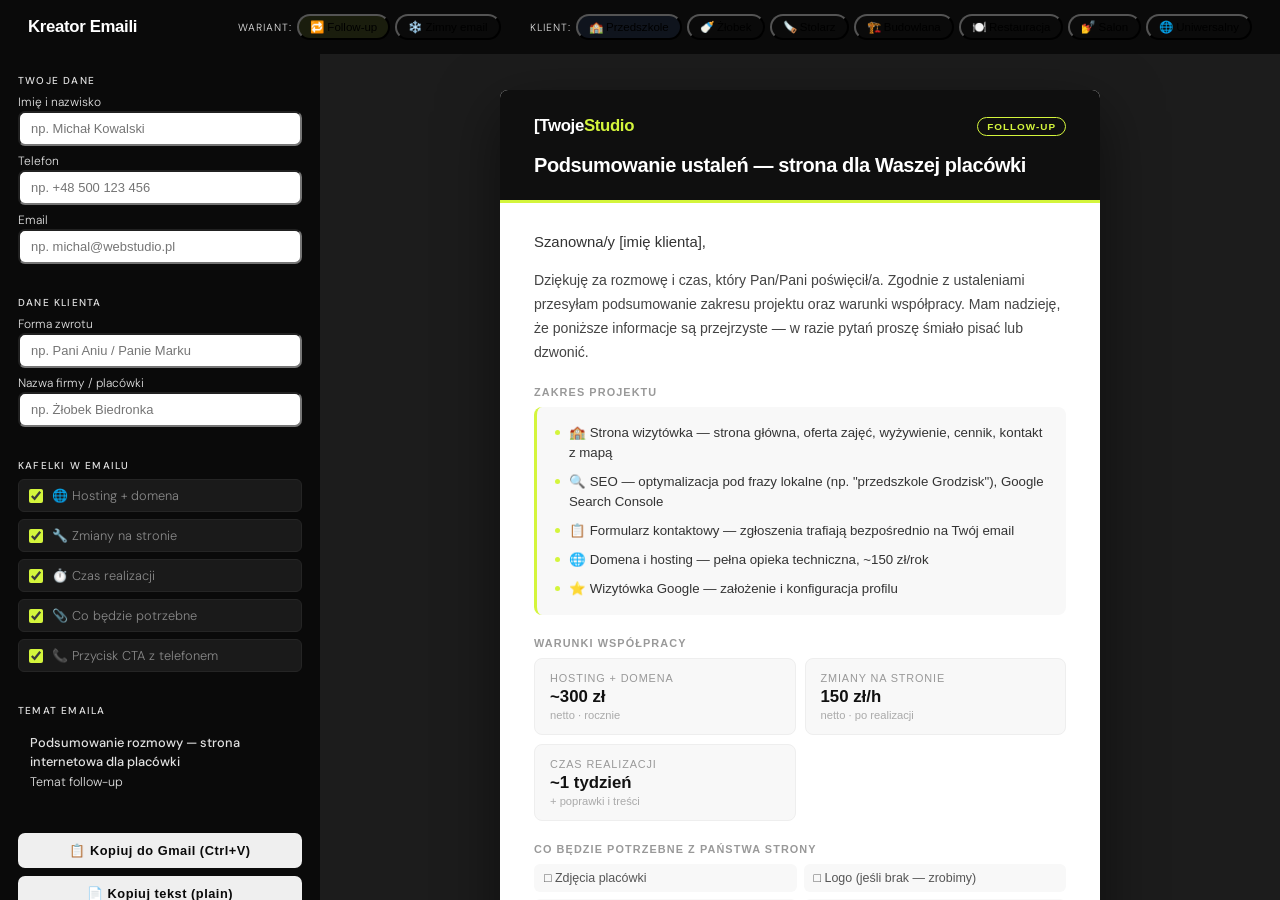
<file: index.html>
<!DOCTYPE html>

<html lang="pl">
<head>
<meta charset="UTF-8">
<meta name="viewport" content="width=device-width, initial-scale=1.0">
<title>Kreator Emaili</title>
<link href="https://fonts.googleapis.com/css2?family=Syne:wght@400;600;700;800&family=DM+Sans:ital,opsz,wght@0,9..40,300;0,9..40,400;0,9..40,500;1,9..40,300&display=swap" rel="stylesheet">
<style>
:root {
  --bg: #0a0a0a; --bg2: #131313; --bg3: #1a1a1a;
  --border: #252525; --accent: #d4f53c; --accent2: #4f8ef7;
  --text: #e2e2e2; --muted: #555; --muted2: #888;
}
*, *::before, *::after { box-sizing: border-box; margin: 0; padding: 0; }
html, body { height: 100%; }
body { background: var(--bg); color: var(--text); font-family: 'DM Sans', sans-serif; font-weight: 300; display: flex; flex-direction: column; min-height: 100vh; }

.topbar { display: flex; align-items: center; justify-content: space-between; padding: 14px 28px; border-bottom: 1px solid var(–border); background: var(–bg); position: sticky; top: 0; z-index: 200; flex-wrap: wrap; gap: 10px; }
.topbar-title { font-family: ‘Syne’, sans-serif; font-weight: 800; font-size: 1.05rem; color: #fff; letter-spacing: -0.02em; white-space: nowrap; }
.topbar-title span { color: var(–accent); }
.topbar-controls { display: flex; gap: 10px; align-items: center; flex-wrap: wrap; }
.pill-group { display: flex; gap: 5px; flex-wrap: wrap; align-items: center; }
.filter-label { font-size: 0.65rem; text-transform: uppercase; letter-spacing: 0.1em; color: var(–muted); white-space: nowrap; }
.pill { font-family: ‘DM Sans’, sans-serif; font-size: 0.72rem; font-weight: 500; padding: 4px 11px; border-radius: 20px; border: 1px solid var(–border); background: transparent; color: var(–muted2); cursor: pointer; transition: all 0.15s; white-space: nowrap; }
.pill:hover { border-color: #3a3a3a; color: var(–text); }
.pill.active { border-color: var(–accent); color: var(–accent); background: rgba(212,245,60,0.08); }
.pill.active-blue { border-color: var(–accent2); color: var(–accent2); background: rgba(79,142,247,0.08); }
.sep { width: 1px; height: 22px; background: var(–border); margin: 0 4px; flex-shrink: 0; }

.layout { display: grid; grid-template-columns: 320px 1fr; flex: 1; min-height: 0; }
.sidebar { border-right: 1px solid var(–border); overflow-y: auto; padding: 20px 18px; display: flex; flex-direction: column; gap: 16px; }
.sidebar-section-title { font-size: 0.63rem; text-transform: uppercase; letter-spacing: 0.12em; color: var(–muted); margin-bottom: 7px; font-weight: 500; }
.field-group { display: flex; flex-direction: column; gap: 7px; }
.field-label { font-size: 0.75rem; color: var(–muted2); margin-bottom: 1px; }
.field-input { background: var(–bg3); border: 1px solid var(–border); border-radius: 7px; padding: 8px 11px; font-family: ‘DM Sans’, sans-serif; font-size: 0.81rem; color: var(–text); width: 100%; transition: border-color 0.15s; }
.field-input:focus { outline: none; border-color: var(–accent); }
.field-input::placeholder { color: var(–muted); }
.divider-line { border: none; border-top: 1px solid var(–border); }
.copy-btn { width: 100%; padding: 10px; background: var(–accent); border: none; border-radius: 7px; font-family: ‘Syne’, sans-serif; font-weight: 700; font-size: 0.8rem; color: #0a0a0a; cursor: pointer; transition: opacity 0.15s, transform 0.1s; letter-spacing: 0.04em; }
.copy-btn:hover { opacity: 0.88; }
.copy-btn:active { transform: scale(0.98); }
.copy-btn.copied { background: #3ecf8e; }
.copy-btn-secondary { background: var(–bg3); color: var(–text); border: 1px solid var(–border); margin-top: -8px; }
.subject-preview { background: var(–bg3); border: 1px solid var(–border); border-radius: 7px; padding: 9px 12px; font-size: 0.78rem; color: var(–muted2); line-height: 1.5; }
.subject-preview strong { color: var(–text); font-weight: 500; display: block; margin-bottom: 2px; font-size: 0.8rem; }

.preview-area { background: #1c1c1c; overflow-y: auto; display: flex; align-items: flex-start; justify-content: center; padding: 36px 20px; }
.email-frame { width: 100%; max-width: 600px; background: #fff; border-radius: 8px; overflow: hidden; box-shadow: 0 20px 60px rgba(0,0,0,0.5); }

/* EMAIL STYLES */
.em-header { background: #0f0f0f; padding: 26px 34px 22px; border-bottom: 3px solid #d4f53c; }
.em-header-top { display: flex; align-items: center; justify-content: space-between; margin-bottom: 16px; }
.em-logo { font-family: ‘Syne’, sans-serif; font-weight: 800; font-size: 1.05rem; color: #fff; letter-spacing: -0.02em; }
.em-logo span { color: #d4f53c; }
.em-badge { font-size: 0.62rem; font-family: ‘DM Sans’, sans-serif; font-weight: 600; text-transform: uppercase; letter-spacing: 0.1em; padding: 3px 9px; border-radius: 20px; border: 1px solid; }
.em-badge.follow { border-color: #d4f53c; color: #d4f53c; }
.em-badge.cold { border-color: #4f8ef7; color: #4f8ef7; }
.em-headline { color: #fff; font-family: ‘Syne’, sans-serif; font-weight: 700; font-size: 1.25rem; line-height: 1.3; letter-spacing: -0.02em; }
.em-sub { color: #888; font-family: ‘DM Sans’, sans-serif; font-size: 0.78rem; margin-top: 5px; font-weight: 300; }
.em-body { padding: 28px 34px; background: #fff; }
.em-greeting { font-size: 0.93rem; color: #333; margin-bottom: 14px; line-height: 1.6; font-family: ‘DM Sans’, sans-serif; }
.em-intro { font-size: 0.88rem; color: #444; line-height: 1.7; margin-bottom: 22px; font-family: ‘DM Sans’, sans-serif; }
.em-section-title { font-family: ‘Syne’, sans-serif; font-weight: 700; font-size: 0.68rem; text-transform: uppercase; letter-spacing: 0.1em; color: #999; margin-bottom: 9px; }
.em-scope { background: #f8f8f8; border-radius: 8px; padding: 16px 18px; margin-bottom: 22px; border-left: 3px solid #d4f53c; }
.em-scope-item { display: flex; align-items: flex-start; gap: 9px; margin-bottom: 9px; font-size: 0.83rem; color: #333; font-family: ‘DM Sans’, sans-serif; line-height: 1.5; }
.em-scope-item:last-child { margin-bottom: 0; }
.em-scope-dot { width: 5px; height: 5px; background: #d4f53c; border-radius: 50%; flex-shrink: 0; margin-top: 7px; }
.em-pricing { display: grid; grid-template-columns: 1fr 1fr; gap: 9px; margin-bottom: 22px; }
.em-price-card { background: #f8f8f8; border-radius: 8px; padding: 13px 15px; border: 1px solid #eee; }
.em-price-label { font-size: 0.68rem; text-transform: uppercase; letter-spacing: 0.08em; color: #999; font-family: ‘DM Sans’, sans-serif; margin-bottom: 3px; }
.em-price-value { font-family: ‘Syne’, sans-serif; font-weight: 700; font-size: 1.05rem; color: #111; }
.em-price-note { font-size: 0.7rem; color: #aaa; font-family: ‘DM Sans’, sans-serif; margin-top: 2px; }
.em-cta-box { background: #0f0f0f; border-radius: 8px; padding: 18px 22px; margin-bottom: 22px; display: flex; align-items: center; justify-content: space-between; gap: 14px; flex-wrap: wrap; }
.em-cta-text { font-size: 0.85rem; color: #ccc; font-family: ‘DM Sans’, sans-serif; line-height: 1.5; flex: 1; }
.em-cta-text strong { color: #fff; }
.em-cta-btn { background: #d4f53c; color: #0a0a0a; font-family: ‘Syne’, sans-serif; font-weight: 700; font-size: 0.73rem; padding: 9px 18px; border-radius: 6px; text-decoration: none; white-space: nowrap; letter-spacing: 0.04em; display: inline-block; }
.em-needed { margin-bottom: 22px; }
.em-needed-grid { display: grid; grid-template-columns: 1fr 1fr; gap: 7px; }
.em-needed-item { display: flex; align-items: center; gap: 7px; font-size: 0.78rem; color: #555; font-family: ‘DM Sans’, sans-serif; background: #f8f8f8; border-radius: 6px; padding: 7px 10px; }
.em-closing { font-size: 0.86rem; color: #555; line-height: 1.7; margin-bottom: 18px; font-family: ‘DM Sans’, sans-serif; }
.em-sig { border-top: 1px solid #eee; padding-top: 16px; display: flex; align-items: center; gap: 13px; }
.em-sig-avatar { width: 40px; height: 40px; border-radius: 50%; background: #0f0f0f; display: flex; align-items: center; justify-content: center; font-family: ‘Syne’, sans-serif; font-weight: 800; font-size: 0.85rem; color: #d4f53c; flex-shrink: 0; }
.em-sig-name { font-family: ‘Syne’, sans-serif; font-weight: 700; font-size: 0.85rem; color: #111; }
.em-sig-role { font-size: 0.73rem; color: #999; font-family: ‘DM Sans’, sans-serif; margin-top: 1px; }
.em-sig-contact { font-size: 0.7rem; color: #aaa; font-family: ‘DM Sans’, sans-serif; margin-top: 2px; }
.em-footer { background: #f5f5f5; padding: 13px 34px; text-align: center; font-size: 0.7rem; color: #bbb; font-family: ‘DM Sans’, sans-serif; border-top: 1px solid #eee; line-height: 1.6; }

@media (max-width: 820px) {
.layout { grid-template-columns: 1fr; }
.sidebar { border-right: none; border-bottom: 1px solid var(–border); }
.preview-area { padding: 20px 10px; }
.topbar { padding: 12px 14px; }
}
</style>

</head>
<body>

<div class="topbar">
  <div class="topbar-title">Kreator <span>Emaili</span></div>
  <div class="topbar-controls">
    <div class="pill-group">
      <span class="filter-label">Wariant:</span>
      <button class="pill active" onclick="setType('follow',this)">🔁 Follow-up</button>
      <button class="pill" onclick="setType('cold',this)">❄️ Zimny email</button>
    </div>
    <div class="sep"></div>
    <div class="pill-group">
      <span class="filter-label">Klient:</span>
      <button class="pill active-blue" onclick="setClient('przedszkole',this)">🏫 Przedszkole</button>
      <button class="pill" onclick="setClient('zlobek',this)">🍼 Żłobek</button>
      <button class="pill" onclick="setClient('stolarz',this)">🪚 Stolarz</button>
      <button class="pill" onclick="setClient('budowlana',this)">🏗️ Budowlana</button>
      <button class="pill" onclick="setClient('restauracja',this)">🍽️ Restauracja</button>
      <button class="pill" onclick="setClient('salon',this)">💅 Salon</button>
      <button class="pill" onclick="setClient('universal',this)">🌐 Uniwersalny</button>
    </div>
  </div>
</div>

<div class="layout">
  <div class="sidebar">
    <div>
      <div class="sidebar-section-title">Twoje dane</div>
      <div class="field-group">
        <div><div class="field-label">Imię i nazwisko</div><input class="field-input" id="senderName" type="text" placeholder="np. Michał Kowalski" oninput="render()"></div>
        <div><div class="field-label">Telefon</div><input class="field-input" id="senderPhone" type="text" placeholder="np. +48 500 123 456" oninput="render()"></div>
        <div><div class="field-label">Email</div><input class="field-input" id="senderEmail" type="text" placeholder="np. michal@webstudio.pl" oninput="render()"></div>
      </div>
    </div>
    <hr class="divider-line">
    <div>
      <div class="sidebar-section-title">Dane klienta</div>
      <div class="field-group">
        <div><div class="field-label">Forma zwrotu</div><input class="field-input" id="clientName" type="text" placeholder="np. Pani Aniu / Panie Marku" oninput="render()"></div>
        <div><div class="field-label">Nazwa firmy / placówki</div><input class="field-input" id="clientFirm" type="text" placeholder="np. Żłobek Biedronka" oninput="render()"></div>
      </div>
    </div>
    <hr class="divider-line">
    <div>
      <div class="sidebar-section-title">Kafelki w emailu</div>
      <div class="field-group" style="gap:7px;">
        <label style="display:flex;align-items:center;gap:9px;cursor:pointer;font-size:0.8rem;color:var(--muted2);padding:7px 10px;background:var(--bg3);border-radius:6px;border:1px solid var(--border);">
          <input type="checkbox" id="chk-hosting" onchange="render()" checked style="accent-color:var(--accent);width:14px;height:14px;flex-shrink:0;">
          🌐 Hosting + domena
        </label>
        <label style="display:flex;align-items:center;gap:9px;cursor:pointer;font-size:0.8rem;color:var(--muted2);padding:7px 10px;background:var(--bg3);border-radius:6px;border:1px solid var(--border);">
          <input type="checkbox" id="chk-changes" onchange="render()" checked style="accent-color:var(--accent);width:14px;height:14px;flex-shrink:0;">
          🔧 Zmiany na stronie
        </label>
        <label style="display:flex;align-items:center;gap:9px;cursor:pointer;font-size:0.8rem;color:var(--muted2);padding:7px 10px;background:var(--bg3);border-radius:6px;border:1px solid var(--border);">
          <input type="checkbox" id="chk-time" onchange="render()" checked style="accent-color:var(--accent);width:14px;height:14px;flex-shrink:0;">
          ⏱️ Czas realizacji
        </label>
        <label style="display:flex;align-items:center;gap:9px;cursor:pointer;font-size:0.8rem;color:var(--muted2);padding:7px 10px;background:var(--bg3);border-radius:6px;border:1px solid var(--border);">
          <input type="checkbox" id="chk-needed" onchange="render()" checked style="accent-color:var(--accent);width:14px;height:14px;flex-shrink:0;">
          📎 Co będzie potrzebne
        </label>
        <label style="display:flex;align-items:center;gap:9px;cursor:pointer;font-size:0.8rem;color:var(--muted2);padding:7px 10px;background:var(--bg3);border-radius:6px;border:1px solid var(--border);">
          <input type="checkbox" id="chk-cta" onchange="render()" checked style="accent-color:var(--accent);width:14px;height:14px;flex-shrink:0;">
          📞 Przycisk CTA z telefonem
        </label>
      </div>
    </div>
    <hr class="divider-line">
    <div>
      <div class="sidebar-section-title">Temat emaila</div>
      <div class="subject-preview"><strong id="subjectLine">—</strong><span id="subjectHint"></span></div>
    </div>
    <hr class="divider-line">
    <button class="copy-btn" id="copyBtn" onclick="copyEmail()">📋 Kopiuj do Gmail (Ctrl+V)</button>
    <button class="copy-btn copy-btn-secondary" onclick="copyPlain()">📄 Kopiuj tekst (plain)</button>
  </div>

  <div class="preview-area">
    <div class="email-frame" id="emailPreview"></div>
  </div>
</div>

<script>
let emailType = 'follow';
let clientType = 'przedszkole';

function setType(t, btn) {
  emailType = t;
  document.querySelectorAll('.topbar .pill').forEach(b => {
    if (['🔁 Follow-up','❄️ Zimny email'].includes(b.textContent.trim())) b.className = 'pill';
  });
  btn.classList.add('active');
  render();
}

function setClient(c, btn) {
  clientType = c;
  document.querySelectorAll('.topbar .pill').forEach(b => {
    if (['🏫 Przedszkole','🍼 Żłobek','🪚 Stolarz','🏗️ Budowlana','🍽️ Restauracja','💅 Salon','🌐 Uniwersalny'].includes(b.textContent.trim())) b.className = 'pill';
  });
  btn.classList.add('active-blue');
  render();
}

function v(id) { return document.getElementById(id)?.value?.trim() || ''; }

const DATA = {
  przedszkole: {
    icon: '🏫',
    scope: [
      { icon: '🏫', text: 'Strona wizytówka — strona główna, oferta zajęć, wyżywienie, cennik, kontakt z mapą' },
      { icon: '🔍', text: 'SEO — optymalizacja pod frazy lokalne (np. "przedszkole Grodzisk"), Google Search Console' },
      { icon: '📋', text: 'Formularz kontaktowy — zgłoszenia trafiają bezpośrednio na Twój email' },
      { icon: '🌐', text: 'Domena i hosting — pełna opieka techniczna, ~150 zł/rok' },
      { icon: '⭐', text: 'Wizytówka Google — założenie i konfiguracja profilu' },
    ],
    needed: ['Zdjęcia placówki', 'Logo (jeśli brak — zrobimy)', 'Informacje o zajęciach', 'Cennik', 'Dane do polityki prywatności'],
    headlines: { follow: (f) => `Podsumowanie ustaleń — strona dla ${f||'Waszej placówki'}`, cold: (f) => `Strona internetowa dla ${f||'Waszego przedszkola'} — propozycja` },
    intros: {
      follow: () => `Dziękuję za rozmowę i czas, który Pan/Pani poświęcił/a. Zgodnie z ustaleniami przesyłam podsumowanie zakresu projektu oraz warunki współpracy. Mam nadzieję, że poniższe informacje są przejrzyste — w razie pytań proszę śmiało pisać lub dzwonić.`,
      cold: (f) => `Zwracam się do Państwa, ponieważ zauważyłem, że ${f||'Wasza placówka'} nie posiada jeszcze własnej strony internetowej — lub obecna mogłaby działać skuteczniej. Rodzice coraz częściej szukają informacji o przedszkolach w Google przed podjęciem decyzji. Chciałbym zaproponować rozwiązanie, które pozwoli Wam się wyróżnić i dotrzeć do nowych rodzin.`,
    },
    subjects: { follow: (f) => `Podsumowanie rozmowy — strona internetowa dla ${f||'placówki'}`, cold: (f) => `Strona internetowa dla ${f||'Waszego przedszkola'} — bezpłatna propozycja` },
  },
  zlobek: {
    icon: '🍼',
    scope: [
      { icon: '🍼', text: 'Strona wizytówka — strona główna, oferta, harmonogram dnia, galeria, cennik, kontakt' },
      { icon: '🔍', text: 'SEO — optymalizacja pod frazy lokalne (np. "żłobek prywatny Warszawa"), Google Search Console' },
      { icon: '📋', text: 'Formularz zapisu / kontaktowy — zgłoszenia i pytania trafiają na Twój email' },
      { icon: '🌐', text: 'Domena i hosting — pełna opieka techniczna, ~150 zł/rok' },
      { icon: '⭐', text: 'Wizytówka Google + profile na platformach (np. Przedszkolowo)' },
    ],
    needed: ['Zdjęcia placówki i sal', 'Logo (jeśli brak — zrobimy)', 'Opis oferty i harmonogram', 'Cennik / info o dofinansowaniu', 'Dane do polityki prywatności'],
    headlines: { follow: (f) => `Podsumowanie ustaleń — strona dla ${f||'Waszego żłobka'}`, cold: (f) => `Strona internetowa dla ${f||'Waszego żłobka'} — propozycja` },
    intros: {
      follow: (f) => `Dziękuję za rozmowę — cieszę się, że mogę pomóc ${f||'Waszemu żłobkowi'} zaistnieć w internecie. Zgodnie z ustaleniami przesyłam pełne podsumowanie zakresu i warunki współpracy.`,
      cold: (f) => `Piszę do Państwa, ponieważ zauważyłem, że ${f||'Wasz żłobek'} nie posiada jeszcze własnej strony internetowej. Rodzice szukający prywatnego żłobka w okolicy trafiają dziś przede wszystkim przez Google — dobra strona z odpowiednimi słowami kluczowymi może znacząco zwiększyć liczbę zapytań o wolne miejsca.`,
    },
    subjects: { follow: (f) => `Podsumowanie rozmowy — strona dla ${f||'żłobka'}`, cold: (f) => `Strona internetowa dla ${f||'Waszego żłobka'} — propozycja` },
  },
  stolarz: {
    icon: '🪚',
    scope: [
      { icon: '🪚', text: 'Strona wizytówka — strona główna, galeria realizacji, zakres usług, kontakt' },
      { icon: '🔍', text: 'SEO — optymalizacja pod frazy lokalne (np. "stolarz na wymiar Poznań"), Google Search Console' },
      { icon: '📋', text: 'Formularz wyceny — zapytania i zlecenia trafiają bezpośrednio na Twój email' },
      { icon: '🌐', text: 'Domena i hosting — pełna opieka techniczna, ~150 zł/rok' },
      { icon: '⭐', text: 'Embed opinii Google — opinie klientów widoczne bezpośrednio na stronie' },
    ],
    needed: ['Zdjęcia realizacji', 'Logo (jeśli brak — zrobimy)', 'Zakres usług / opis', 'Dane do polityki prywatności', 'Przykłady stron które się podobają'],
    headlines: { follow: (f) => `Podsumowanie ustaleń — strona dla ${f||'Waszej firmy'}`, cold: (f) => `Więcej zleceń dzięki stronie — propozycja dla ${f||'Waszej firmy'}` },
    intros: {
      follow: () => `Dziękuję za rozmowę. Zgodnie z ustaleniami przesyłam podsumowanie propozycji oraz warunki współpracy. Zależy mi, żeby wszystko było jasne od początku — w razie pytań proszę śmiało pisać lub dzwonić.`,
      cold: (f) => `Piszę do Państwa, ponieważ zauważyłem że ${f||'Wasza firma'} nie jest jeszcze widoczna w Google — a osoby szukające stolarza w okolicy trafiają do konkurencji. Chciałbym zaproponować prostą, skuteczną stronę z galerią realizacji, która to zmieni i zacznie przyciągać nowych klientów.`,
    },
    subjects: { follow: (f) => `Podsumowanie rozmowy — strona dla ${f||'firmy'}`, cold: (f) => `Więcej zleceń ze strony internetowej — propozycja dla ${f||'Waszej firmy'}` },
  },
  budowlana: {
    icon: '🏗️',
    scope: [
      { icon: '🏗️', text: 'Strona wizytówka — strona główna, zakres usług, realizacje, o firmie, kontakt z mapą' },
      { icon: '🔍', text: 'SEO — optymalizacja pod frazy lokalne (np. "firma remontowa Kraków"), Google Search Console' },
      { icon: '📋', text: 'Formularz wyceny — klient opisuje zakres, Ty dostajesz zapytanie na email' },
      { icon: '🌐', text: 'Domena i hosting — pełna opieka techniczna, ~150 zł/rok' },
      { icon: '⭐', text: 'Wizytówka Google — założenie, konfiguracja i zbieranie opinii' },
    ],
    needed: ['Zdjęcia realizacji (przed/po)', 'Logo (jeśli brak — zrobimy)', 'Zakres usług', 'Obszar działania', 'Dane do polityki prywatności'],
    headlines: { follow: (f) => `Podsumowanie ustaleń — strona dla ${f||'Waszej firmy'}`, cold: (f) => `Strona internetowa dla ${f||'Waszej firmy budowlanej'} — propozycja` },
    intros: {
      follow: () => `Dziękuję za rozmowę. Przesyłam podsumowanie zakresu i warunki — zależy mi żeby wszystko było przejrzyste od początku. W razie pytań proszę dzwonić lub pisać.`,
      cold: (f) => `Piszę do Państwa, ponieważ firmy budowlane i remontowe z coraz większym skutkiem pozyskują klientów przez internet — a ${f||'Wasza firma'} nie jest jeszcze w Google. Ktoś szukający dziś ekipy remontowej w Waszej okolicy trafi do konkurencji. Mam gotowe rozwiązanie, które to zmieni.`,
    },
    subjects: { follow: (f) => `Podsumowanie rozmowy — strona dla ${f||'firmy'}`, cold: (f) => `Strona internetowa dla ${f||'Waszej firmy'} — propozycja` },
  },
  restauracja: {
    icon: '🍽️',
    scope: [
      { icon: '🍽️', text: 'Strona wizytówka — menu, galeria, rezerwacje, o nas, kontakt z mapą i godzinami' },
      { icon: '🔍', text: 'SEO — optymalizacja pod frazy lokalne (np. "restauracja włoska Wrocław"), Google Search Console' },
      { icon: '📋', text: 'Formularz rezerwacji — gość wybiera datę, liczbę osób, dostajesz email' },
      { icon: '🌐', text: 'Domena i hosting — pełna opieka techniczna, ~150 zł/rok' },
      { icon: '⭐', text: 'Embed opinii Google + wizytówka Google — konfiguracja i aktualizacja' },
    ],
    needed: ['Zdjęcia sali i dań', 'Logo / identyfikacja wizualna', 'Menu (PDF lub tekst)', 'Godziny otwarcia', 'Dane do polityki prywatności'],
    headlines: { follow: (f) => `Podsumowanie ustaleń — strona dla ${f||'Waszej restauracji'}`, cold: (f) => `Strona internetowa dla ${f||'Waszej restauracji'} — propozycja` },
    intros: {
      follow: () => `Dziękuję za rozmowę i Pana/Pani czas. Przesyłam podsumowanie zakresu projektu — mam nadzieję że wszystko jest jasne. W razie pytań proszę śmiało pisać lub dzwonić.`,
      cold: (f) => `Piszę do Państwa, ponieważ ${f||'Wasza restauracja'} zasługuje na piękną stronę, która zachęci gości jeszcze zanim przestąpią próg. Większość osób szuka dziś miejsca na kolację przez Google — dobra strona z menu, zdjęciami i opcją rezerwacji robi ogromną różnicę.`,
    },
    subjects: { follow: (f) => `Podsumowanie rozmowy — strona dla ${f||'restauracji'}`, cold: (f) => `Strona internetowa dla ${f||'Waszej restauracji'} — propozycja` },
  },
  salon: {
    icon: '💅',
    scope: [
      { icon: '💅', text: 'Strona wizytówka — usługi z cennikiem, galeria efektów, rezerwacja, kontakt' },
      { icon: '🔍', text: 'SEO — optymalizacja pod frazy lokalne (np. "salon urody Gdańsk"), Google Search Console' },
      { icon: '📋', text: 'Formularz / link do rezerwacji online — integracja z Booksy lub własny formularz' },
      { icon: '🌐', text: 'Domena i hosting — pełna opieka techniczna, ~150 zł/rok' },
      { icon: '⭐', text: 'Embed opinii Google + wizytówka Google — konfiguracja profilu' },
    ],
    needed: ['Zdjęcia salonu i efektów', 'Logo (jeśli brak — zrobimy)', 'Lista usług z cenami', 'Link do Booksy (jeśli jest)', 'Dane do polityki prywatności'],
    headlines: { follow: (f) => `Podsumowanie ustaleń — strona dla ${f||'Waszego salonu'}`, cold: (f) => `Strona internetowa dla ${f||'Waszego salonu'} — propozycja` },
    intros: {
      follow: () => `Dziękuję za rozmowę — cieszę się na współpracę! Przesyłam podsumowanie zakresu i warunki. W razie pytań lub wątpliwości proszę śmiało pisać lub dzwonić.`,
      cold: (f) => `Piszę do Państwa z propozycją stworzenia profesjonalnej strony dla ${f||'Waszego salonu'}. Klientki szukają dziś salonów przez Google i Instagram — piękna strona z galerią efektów, cennikiem i opcją rezerwacji online to dziś standard, który realnie zwiększa liczbę nowych klientek.`,
    },
    subjects: { follow: (f) => `Podsumowanie rozmowy — strona dla ${f||'salonu'}`, cold: (f) => `Strona internetowa dla ${f||'Waszego salonu'} — propozycja` },
  },
  universal: {
    icon: '🌐',
    scope: [
      { icon: '💻', text: 'Strona wizytówka — strona główna, oferta, o firmie, kontakt z mapą' },
      { icon: '🔍', text: 'SEO — optymalizacja pod frazy lokalne, konfiguracja Google Search Console' },
      { icon: '📋', text: 'Formularz kontaktowy — zgłoszenia trafiają bezpośrednio na Twój email' },
      { icon: '🌐', text: 'Domena i hosting — pełna opieka techniczna, ~150 zł/rok' },
      { icon: '⭐', text: 'Wizytówka Google — założenie i optymalizacja profilu' },
    ],
    needed: ['Logo firmy', 'Zdjęcia / grafiki', 'Opis oferty i usług', 'Dane kontaktowe i adres', 'Dane do polityki prywatności'],
    headlines: { follow: (f) => `Podsumowanie ustaleń — strona dla ${f||'Waszej firmy'}`, cold: (f) => `Propozycja strony internetowej dla ${f||'Waszej firmy'}` },
    intros: {
      follow: () => `Dziękuję za rozmowę i Pana/Pani czas. Przesyłam podsumowanie zakresu projektu oraz warunki współpracy — mam nadzieję, że poniższe informacje są przejrzyste i kompletne.`,
      cold: (f) => `Piszę do Państwa z propozycją stworzenia profesjonalnej strony internetowej dla ${f||'Waszej firmy'}. Dobrze zaprojektowana strona to dziś podstawa widoczności w Google i pierwsze wrażenie dla potencjalnych klientów.`,
    },
    subjects: { follow: (f) => `Podsumowanie rozmowy — propozycja strony`, cold: (f) => `Profesjonalna strona internetowa — propozycja dla ${f||'Waszej firmy'}` },
  },
};

const CLOSINGS = {
  follow: `Proszę o potwierdzenie, czy zaproponowane warunki są akceptowalne. Po potwierdzeniu przesyłam umowę i od razu biorę się do pracy — orientacyjny czas realizacji to tydzień roboczy + ewentualne poprawki i uzupełnienie treści.\n\nW razie pytań pozostaję do dyspozycji.`,
  cold: `Jeśli temat Państwa zainteresuje — chętnie porozmawiam, odpowiem na pytania lub pokażę przykłady realizacji. Wystarczy odpisać na tego maila lub zadzwonić.\n\nBez zobowiązań, bez presji.`,
};

function getContent() {
  const name = v('senderName') || '[Twoje imię]';
  const phone = v('senderPhone') || '[telefon]';
  const email = v('senderEmail') || '[email]';
  const client = v('clientName') || '[imię klienta]';
  const firm = v('clientFirm') || '';
  const initials = name.split(' ').map(w => w[0]).join('').slice(0,2).toUpperCase();
  const d = DATA[clientType];

  const modules = {
    hosting: document.getElementById('chk-hosting')?.checked ?? true,
    changes: document.getElementById('chk-changes')?.checked ?? true,
    time:    document.getElementById('chk-time')?.checked ?? true,
    needed:  document.getElementById('chk-needed')?.checked ?? true,
    cta:     document.getElementById('chk-cta')?.checked ?? true,
  };

  return {
    name, phone, email, client, firm, initials, modules,
    scope: d.scope,
    needed: d.needed,
    headline: d.headlines[emailType](firm),
    intro: d.intros[emailType](firm),
    closing: CLOSINGS[emailType],
    subject: d.subjects[emailType](firm),
    badgeLabel: emailType === 'follow' ? 'Follow-up' : 'Nowa propozycja',
  };
}

function render() {
  const d = getContent();
  document.getElementById('subjectLine').textContent = d.subject;
  document.getElementById('subjectHint').textContent = emailType === 'follow' ? 'Temat follow-up' : 'Temat zimny email';

  const scopeHTML = d.scope.map(s => `<div class="em-scope-item"><div class="em-scope-dot"></div><div>${s.icon} ${s.text}</div></div>`).join('');
  const neededHTML = d.needed.map(n => `<div class="em-needed-item">□ ${n}</div>`).join('');
  const closingHTML = d.closing.split('\n\n').map(p => `<p style="margin-bottom:11px;">${p}</p>`).join('');

  // Kafelki — tylko te zaznaczone
  const cards = [];
  if (d.modules.hosting) cards.push(`<div class="em-price-card"><div class="em-price-label">Hosting + domena</div><div class="em-price-value">~300 zł</div><div class="em-price-note">netto · rocznie</div></div>`);
  if (d.modules.changes) cards.push(`<div class="em-price-card"><div class="em-price-label">Zmiany na stronie</div><div class="em-price-value">150 zł/h</div><div class="em-price-note">netto · po realizacji</div></div>`);
  if (d.modules.time)    cards.push(`<div class="em-price-card"><div class="em-price-label">Czas realizacji</div><div class="em-price-value">~1 tydzień</div><div class="em-price-note">+ poprawki i treści</div></div>`);
  const pricingBlock = cards.length ? `<div class="em-section-title">Warunki współpracy</div><div class="em-pricing">${cards.join('')}</div>` : '';

  const neededBlock = d.modules.needed
    ? `<div class="em-section-title">Co będzie potrzebne z Państwa strony</div><div class="em-needed"><div class="em-needed-grid">${neededHTML}</div></div>`
    : '';

  const ctaBlock = d.modules.cta
    ? `<div class="em-cta-box"><div class="em-cta-text"><strong>Masz pytania?</strong> Zadzwoń lub odpisz — odpowiem tego samego dnia.</div><a href="tel:${d.phone}" class="em-cta-btn">📞 ${d.phone||'Zadzwoń'}</a></div>`
    : '';

  document.getElementById('emailPreview').innerHTML = `
    <div class="em-header">
      <div class="em-header-top">
        <div class="em-logo">${d.name.split(' ')[0]||'Web'}<span>Studio</span></div>
        <div class="em-badge ${emailType}">${d.badgeLabel}</div>
      </div>
      <div class="em-headline">${d.headline}</div>
    </div>
    <div class="em-body">
      <p class="em-greeting">Szanowna/y ${d.client},</p>
      <p class="em-intro">${d.intro}</p>
      <div class="em-section-title">Zakres projektu</div>
      <div class="em-scope">${scopeHTML}</div>
      ${pricingBlock}
      ${neededBlock}
      ${ctaBlock}
      <div class="em-closing">${closingHTML}</div>
      <div class="em-sig">
        <div class="em-sig-avatar">${d.initials||'WS'}</div>
        <div>
          <div class="em-sig-name">${d.name}</div>
          <div class="em-sig-role">Strony internetowe · SEO · Web Design</div>
          <div class="em-sig-contact">${d.phone} · ${d.email}</div>
        </div>
      </div>
    </div>
    <div class="em-footer">
      W przypadku zakończenia współpracy przekazuję pełny dostęp do domeny, hostingu i kod źródłowy strony.
    </div>`;
}

async function copyEmail() {
  const btn = document.getElementById('copyBtn');
  const frame = document.getElementById('emailPreview');
  const fullHtml = `<!DOCTYPE html><html><head><meta charset="UTF-8"><link href="https://fonts.googleapis.com/css2?family=Syne:wght@700;800&family=DM+Sans:wght@300;400;500&display=swap" rel="stylesheet"></head><body style="margin:0;padding:0;background:#fff;font-family:'DM Sans',sans-serif;">${frame.innerHTML}</body></html>`;
  try {
    const blob = new Blob([fullHtml], { type: 'text/html' });
    await navigator.clipboard.write([new ClipboardItem({ 'text/html': blob })]);
    btn.textContent = '✅ Gotowe! Wklej w Gmail (Ctrl+V)';
    btn.classList.add('copied');
    setTimeout(() => { btn.textContent = '📋 Kopiuj do Gmail (Ctrl+V)'; btn.classList.remove('copied'); }, 3000);
  } catch (e) {
    try {
      await navigator.clipboard.writeText(fullHtml);
      btn.textContent = '⚠️ Skopiowano HTML';
      setTimeout(() => { btn.textContent = '📋 Kopiuj do Gmail (Ctrl+V)'; }, 3000);
    } catch (e2) {
      btn.textContent = '❌ Błąd — spróbuj ręcznie';
      setTimeout(() => { btn.textContent = '📋 Kopiuj do Gmail (Ctrl+V)'; }, 3000);
    }
  }
}

function copyPlain() {
  const d = getContent();
  const scopeText = d.scope.map(s => `  • ${s.text}`).join('\n');
  const neededText = d.needed.map(n => `  □ ${n}`).join('\n');
  const text = `Temat: ${d.subject}\n\nSzanowna/y ${d.client},\n\n${d.intro}\n\nZAKRES PROJEKTU:\n${scopeText}\n\nWYCENA:\n  • Projekt: ${d.price} netto (zaliczka ${d.deposit})\n  • Hosting + domena: ~300 zł netto/rok\n  • Zmiany na stronie: 150 zł/h netto\n  • Czas realizacji: ~1 tydzień + poprawki\n\nCO BĘDZIE POTRZEBNE:\n${neededText}\n\n${d.closing}\n\n--\n${d.name}\n${d.phone}\n${d.email}`;
  navigator.clipboard.writeText(text).then(() => {
    const btn = document.querySelectorAll('.copy-btn')[1];
    btn.textContent = '✅ Skopiowano!';
    setTimeout(() => { btn.textContent = '📄 Kopiuj tekst (plain)'; }, 2000);
  });
}

render();
</script>

</body>
</html>
</file>
